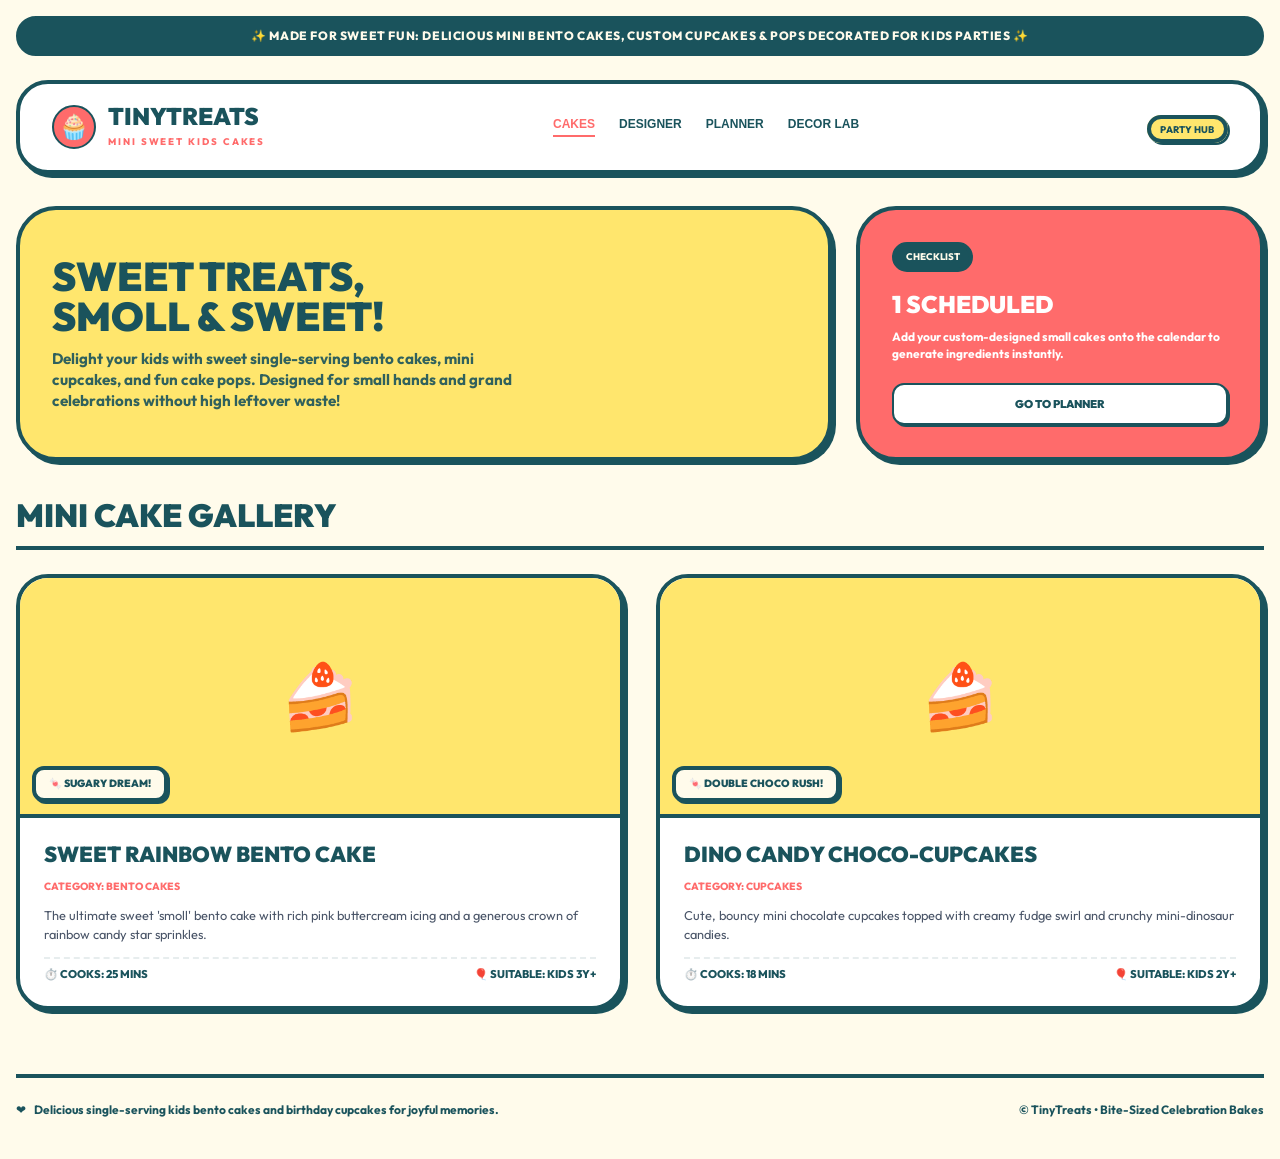
<file: classic-php-java/index.html>
<!DOCTYPE html>
<html lang="en">
<head>
    <meta charset="UTF-8">
    <meta name="viewport" content="width=device-width, initial-scale=1.0">
    <title>TinyTreats: Mini Kids' Cake Decorator & Planner</title>
    <!-- Custom Neo-Brutalist CSS Stylesheet -->
    <link rel="stylesheet" href="style.css">
</head>
<body>

    <!-- Playful Top Ribbon Announcement -->
    <div class="top-announcement">
        <span>✨ Made for sweet fun: Delicious mini bento cakes, custom cupcakes & pops decorated for kids parties ✨</span>
    </div>

    <!-- Navigation Bar -->
    <nav class="nav-container border-tt shadow-md">
        <div class="logo-block">
            <div class="logo-icon">🧁</div>
            <div>
                <h1 class="logo-text-title">TinyTreats</h1>
                <span class="logo-text-sub">Mini Sweet Kids Cakes</span>
            </div>
        </div>
        <div class="nav-tabs">
            <button onclick="switchTab('gallery')" id="tab-gallery" class="nav-tab-btn active">Cakes</button>
            <button onclick="switchTab('designer')" id="tab-designer" class="nav-tab-btn">Designer</button>
            <button onclick="switchTab('planner')" id="tab-planner" class="nav-tab-btn">Planner</button>
            <button onclick="switchTab('decor')" id="tab-decor" class="nav-tab-btn">Decor Lab</button>
        </div>
        <div>
            <span class="sidebar-badge border-tt shadow-sm" style="background-color: var(--col-yellow); color: var(--col-teal); margin-bottom: 0;">Party Hub</span>
        </div>
    </nav>

    <!-- App Hero Split Section -->
    <div class="hero-grid">
        <div class="hero-main border-tt shadow-md">
            <h2 class="hero-title">Sweet Treats,<br>Smoll & Sweet!</h2>
            <p class="hero-desc">Delight your kids with sweet single-serving bento cakes, mini cupcakes, and fun cake pops. Designed for small hands and grand celebrations without high leftover waste!</p>
        </div>
        <div class="hero-sidebar border-tt shadow-md">
            <span class="sidebar-badge border-tt">Checklist</span>
            <h3 style="font-size: 1.5rem; font-weight: 900; text-transform: uppercase; margin-bottom: 0.5rem;" id="checklist-title">0 Scheduled</h3>
            <p style="font-size: 0.75rem; font-weight: 700; margin-bottom: 1.25rem;">Add your custom-designed small cakes onto the calendar to generate ingredients instantly.</p>
            <button onclick="switchTab('planner')" class="option-btn active" style="align-self: stretch; text-align: center; font-weight: 900; background-color: white; color: var(--col-teal); font-size: 0.7rem; border-radius: 12px; box-shadow: 2px 2px 0px var(--col-teal);">
                GO TO PLANNER
            </button>
        </div>
    </div>

    <!-- Sub-views Sections -->

    <!-- SECTION 1: CAKES GALLERY -->
    <div id="section-gallery" class="view-section fade-in">
        <h2 style="font-size: 2rem; font-weight: 900; text-transform: uppercase; margin-bottom: 1.5rem; border-bottom: 4px solid var(--col-teal); padding-bottom: 0.5rem;">Mini Cake Gallery</h2>
        <div class="gallery-container" id="recipes-gallery">
            <!-- Populated via JavaScript dynamically -->
        </div>
    </div>

    <!-- SECTION 2: INTERACTIVE CAKE DESIGNER WORKBENCH -->
    <div id="section-designer" class="view-section fade-in" style="display: none;">
        <div class="designer-workbench">
            
            <!-- Dynamic Renderer Column -->
            <div class="mockup-canvas-box border-tt shadow-lg">
                <div style="display: flex; justify-content: space-between; align-items: center; width: 100%;">
                    <span class="sidebar-badge border-tt" style="background-color: var(--col-yellow); color: var(--col-teal);">LIVE MOCKUP 🍰</span>
                    <button onclick="resetDesigner()" class="option-btn shadow-sm" style="padding: 0.25rem 0.5rem; font-size: 0.6rem; font-weight: 900; background-color: var(--col-cream);">RESET</button>
                </div>

                <!-- Canvas Render -->
                <div style="position: relative; display: flex; flex-direction: column; align-items: center; justify-content: center; height: 320px; width: 100%;">
                    <!-- Platter -->
                    <div class="platter-base"></div>
                    <!-- Assembler -->
                    <div class="cake-assembler-core">
                        <!-- Topper -->
                        <div class="cake-topper-display" id="render-topper">🧸</div>
                        <!-- Frosting Cloud -->
                        <div class="frosting-shroud-cloud" id="render-frosting">
                            <!-- Shine Overlay -->
                            <div style="position: absolute; top: 8px; left: 16px; right: 16px; height: 4px; background: rgba(255,255,255,0.4); border-radius: 99px;"></div>
                        </div>
                        <!-- Sponge -->
                        <div class="sponge-body-block" id="render-sponge"></div>
                    </div>
                </div>

                <div class="border-tt shadow-sm" style="background-color: var(--col-cream); padding: 1rem; border-radius: 20px;">
                    <p style="font-size: 0.6rem; font-weight: 900; text-transform: uppercase; color: #4A5568;">Your Mini Design Formula:</p>
                    <h4 id="designed-formula-title" style="font-size: 0.9rem; font-weight: 900; text-transform: uppercase; color: var(--col-teal); margin-bottom: 0.25rem;">THE MILKY VANILLA BENTO CAKE</h4>
                    <p id="designed-formula-meta" style="font-size: 0.65rem; font-weight: 900; text-transform: uppercase; color: var(--col-coral);">★ BUBBLEGUM PINK • CANDY STARS top with Teddy Bear</p>
                </div>
            </div>

            <!-- Interative Controllers Controls Column -->
            <div class="controls-card-panel border-tt shadow-md">
                <h3 style="font-size: 1.5rem; font-weight: 900; text-transform: uppercase; margin-bottom: 1.5rem; border-bottom: 4px solid var(--col-teal); padding-bottom: 0.5rem;">Bakery Workbench</h3>
                
                <!-- Step 1: Shape -->
                <div>
                    <span class="step-label">Step 1: Choose Cake Sizing Shape</span>
                    <div class="options-flex-grid">
                        <button onclick="setShapeStyle('bento', 'Bento Cake')" class="option-btn active" id="btn-shape-bento"><span class="opt-title">Smoll Bento (4&quot;)</span></button>
                        <button onclick="setShapeStyle('cupcake', 'Cupcake')" class="option-btn" id="btn-shape-cupcake"><span class="opt-title">Cupcake</span></button>
                        <button onclick="setShapeStyle('cakepop', 'Cake Pop')" class="option-btn" id="btn-shape-cakepop"><span class="opt-title">Cake Pop</span></button>
                        <button onclick="setShapeStyle('mugcake', 'Mug Cake')" class="option-btn" id="btn-shape-mugcake"><span class="opt-title">Mug Cake</span></button>
                    </div>
                </div>

                <!-- Step 2: Flavor -->
                <div>
                    <span class="step-label">Step 2: Choose Cake Base Flavor</span>
                    <div class="options-flex-grid">
                        <button onclick="setBaseFlavor('vanilla', 'Milky Vanilla', '#FFFDF0')" class="option-btn active" id="btn-base-vanilla"><span class="opt-title">Milky Vanilla</span></button>
                        <button onclick="setBaseFlavor('chocolate', 'Chocolate Fudge', '#5c4033')" class="option-btn" id="btn-base-chocolate"><span class="opt-title">Double Choco</span></button>
                        <button onclick="setBaseFlavor('strawberry', 'Strawberry', '#FFC0CB')" class="option-btn" id="btn-base-strawberry"><span class="opt-title">Strawberry</span></button>
                        <button onclick="setBaseFlavor('funfetti', 'Funfetti White', '#FFFFFF')" class="option-btn" id="btn-base-funfetti"><span class="opt-title">Rainbow Funfetti</span></button>
                    </div>
                </div>

                <!-- Step 3: Frosting -->
                <div>
                    <span class="step-label">Step 3: Frosting Shade</span>
                    <div class="options-flex-grid">
                        <button onclick="setFrostingColor('pink', 'Bubblegum Pink', '#FF6B6B')" class="option-btn active" id="btn-frost-pink"><span class="opt-title">Pink</span></button>
                        <button onclick="setFrostingColor('blue', 'Marshmallow Blue', '#4ECDC4')" class="option-btn" id="btn-frost-blue"><span class="opt-title">Marshmallow Blue</span></button>
                        <button onclick="setFrostingColor('purple', 'Magic Violet', '#A29BFE')" class="option-btn" id="btn-frost-purple"><span class="opt-title">Magic Violet</span></button>
                        <button onclick="setFrostingColor('brown', 'Chocolate Ganache', '#3D2314')" class="option-btn" id="btn-frost-brown"><span class="opt-title">Choco Ganache</span></button>
                    </div>
                </div>

                <!-- Step 4: Toppers -->
                <div>
                    <span class="step-label">Step 4: Candy Topper Model</span>
                    <select id="topper-selector" onchange="updateTopper()" class="option-btn shadow-sm" style="width: 100%; font-weight: 800; font-size: 0.75rem; text-transform: uppercase;">
                        <option value="🧸">Gummy Teddy Bear 🧸</option>
                        <option value="🦕">Candy Dinosaur 🦕</option>
                        <option value="🍒">Sweet Glazed Cherry 🍒</option>
                        <option value="👑">Princess Crown 👑</option>
                        <option value="🕯️">Birthday Candle 🕯️</option>
                        <option value="">No Topper</option>
                    </select>
                </div>

                <!-- Dynamic Recipe Formula List -->
                <div class="border-tt shadow-sm" style="background-color: var(--col-cream); padding: 1.25rem; border-radius: 24px; margin-top: 1.5rem;">
                    <h4 style="font-size: 0.8rem; font-weight: 900; text-transform: uppercase; margin-bottom: 0.5rem; display: flex; align-items: center; gap: 0.25rem; color: var(--col-teal);">
                        📝 Dynamic DIY Baking Recipe Formula
                    </h4>
                    <p style="font-size: 0.65rem; font-weight: 700; color: #718096; margin-bottom: 0.75rem;">Formula compiled dynamically based on your designed custom smoll cake specifications.</p>
                    <ul id="diy-ingredients-formula-list" style="list-style: none; font-size: 0.7rem; font-weight: 800; line-height: 1.6; display: grid; grid-template-columns: repeat(2, 1fr); gap: 0.5rem;">
                        <!-- Auto calculated via JS -->
                    </ul>
                </div>
            </div>
        </div>
    </div>

    <!-- SECTION 3: CELEBRATION PLANNER -->
    <div id="section-planner" class="view-section fade-in" style="display: none;">
        <div class="designer-workbench">
            
            <!-- Planned list calendar items -->
            <div class="controls-card-panel border-tt shadow-md">
                <h3 style="font-size: 1.5rem; font-weight: 900; text-transform: uppercase; margin-bottom: 1.5rem; border-bottom: 4px solid var(--col-teal); padding-bottom: 0.5rem;">Party Calendar</h3>
                
                <!-- Quick add custom scheduled item form -->
                <div class="border-tt shadow-sm" style="background-color: var(--col-cream); padding: 1.25rem; border-radius: 24px; margin-bottom: 1.5rem;">
                    <form id="add-event-form" onsubmit="event.preventDefault(); addPlannerEvent();" style="display: flex; flex-direction: column; gap: 0.75rem;">
                        <span class="step-label" style="font-size: 0.7rem; color: var(--col-teal); border-bottom: 2px dashed rgba(26,83,92,0.15); padding-bottom: 0.25rem; width: 100%;">Add Scheduled Treat Form</span>
                        <div>
                            <label style="font-size: 0.6rem; font-weight: 900; text-transform: uppercase; display: block; margin-bottom: 0.25rem;">Choose Cake:</label>
                            <select id="event-recipe-id" class="option-btn" style="width: 100%; font-size: 0.7rem; font-weight: 800;">
                                <option value="rainbow-bento">Sweet Rainbow Bento Cake</option>
                                <option value="dino-cupcakes">Dino Candy Choco-Cupcakes</option>
                                <option value="donut-bundt">Glazed Mini Carnival Bundts</option>
                                <option value="cookie-tarts">Marshmallow Sparkle Cookie Tarts</option>
                            </select>
                        </div>
                        <div style="display: grid; grid-template-columns: repeat(2, 1fr); gap: 0.5rem;">
                            <div>
                                <label style="font-size: 0.6rem; font-weight: 900; text-transform: uppercase; display: block; margin-bottom: 0.25rem;">Day:</label>
                                <select id="event-day" class="option-btn" style="width: 100%; font-size: 0.7rem; font-weight: 850;">
                                    <option value="Monday">Monday</option>
                                    <option value="Tuesday">Tuesday</option>
                                    <option value="Wednesday">Wednesday</option>
                                    <option value="Thursday">Thursday</option>
                                    <option value="Friday">Friday</option>
                                    <option value="Saturday">Saturday</option>
                                    <option value="Sunday">Sunday</option>
                                </select>
                            </div>
                            <div>
                                <label style="font-size: 0.6rem; font-weight: 900; text-transform: uppercase; display: block; margin-bottom: 0.25rem;">Party Slices / Portions:</label>
                                <input type="number" id="event-portions" value="4" min="1" class="option-btn" style="width: 100%; font-size: 0.7rem; font-weight: 850;">
                            </div>
                        </div>
                        <button type="submit" class="option-btn active" style="text-align: center; font-weight: 900; font-size: 0.75rem; border-radius: 12px; margin-top: 0.5rem; text-transform: uppercase;">
                            ➕ Add To Schedule
                        </button>
                    </form>
                </div>

                <!-- Scheduled activities list container -->
                <div id="planner-activities-list" style="display: flex; flex-direction: column; gap: 0.75rem;">
                    <!-- Filled by JavaScript -->
                </div>
            </div>

            <!-- Auto Grocery Scaler Output Column -->
            <div class="mockup-canvas-box border-tt shadow-lg" style="min-height: auto;">
                <span class="sidebar-badge border-tt" style="background-color: var(--col-mint); color: white;">GROCERY CHECKLIST 🛒</span>
                <p style="font-size: 0.7rem; font-weight: 700; color: #4A5568; margin-bottom: 1rem;">The list auto-compiles and scales wholesale baking ingredients perfectly aligned with portions on your party schedule.</p>
                <div class="border-tt shadow-inner-inset" style="background-color: var(--col-cream); padding: 1.25rem; border-radius: 24px; min-height: 200px;">
                    <ul id="grocery-scaled-list" style="list-style: none; font-size: 0.75rem; font-weight: 800; line-height: 1.7;">
                        <!-- Filled by JavaScript -->
                    </ul>
                </div>
                <button onclick="window.print()" class="option-btn active" style="text-align: center; font-weight: 950; font-size: 0.75rem; margin-top: 1rem; border-radius: 12px; text-transform: uppercase; background-color: var(--col-teal); color: white;">
                    🖨️ Print Grocery List
                </button>
            </div>

        </div>
    </div>

    <!-- SECTION 4: DECOR LAB Q&A AND TIPS -->
    <div id="section-decor" class="view-section fade-in" style="display: none;">
        <div class="designer-workbench">
            <div class="controls-card-panel border-tt shadow-md">
                <h3 style="font-size: 1.5rem; font-weight: 900; text-transform: uppercase; margin-bottom: 1.5rem; border-bottom: 4px solid var(--col-teal); padding-bottom: 0.5rem;">Decorating Lab Techniques</h3>
                <div style="display: flex; flex-direction: column; gap: 1.25rem;">
                    <div class="border-tt" style="padding: 1.25rem; border-radius: 24px; background-color: var(--col-cream);">
                        <h4 style="font-size: 1rem; font-weight: 900; text-transform: uppercase; margin-bottom: 0.5rem; color: var(--col-coral);">🎨 Buttercream Color Science</h4>
                        <p style="font-size: 0.75rem; font-weight: 700; line-height: 1.5;">Whipped sweet buttercream gains its structure by aerating butter before adding fine powder icing sugar. Always use gel food coloring instead of aqueous liquid versions to preserve thick, pipeable, peak forming dimensions.</p>
                    </div>
                    <div class="border-tt" style="padding: 1.25rem; border-radius: 24px; background-color: var(--col-cream);">
                        <h4 style="font-size: 1rem; font-weight: 900; text-transform: uppercase; margin-bottom: 0.5rem; color: var(--col-mint);">🧁 Piping Star Mastery</h4>
                        <p style="font-size: 0.75rem; font-weight: 700; line-height: 1.5;">Tiny cakes require small details. Grab a size star nozzle tip to pipe elegant border outlines around bento boxes. Release squeezing pressure nicely before pulling back to avoid saggy border curls.</p>
                    </div>
                </div>
            </div>

            <div class="mockup-canvas-box border-tt shadow-lg" style="min-height: auto;">
                <span class="sidebar-badge border-tt" style="background-color: var(--col-purple); color: white;">MELTED ICING TRAP ⚡</span>
                <p style="font-size: 0.75rem; font-weight: 700; line-height: 1.6; color: var(--col-teal);">Always bake your small kids cupcakes or bento bases and let them rest on wire rods for at least 1 hour.</p>
                <p style="font-size: 0.75rem; font-weight: 700; line-height: 1.6; color: var(--col-teal); margin-top: 0.5rem;">Decorating a slightly warm sponge cake acts as an instant heater, transferring energy that melts fats and sugars inside your cute buttercream icing and turns your lovely smiley piping faces into soup!</p>
            </div>
        </div>
    </div>


    <!-- UI Footer credits block -->
    <footer class="footer-notes">
        <div style="display: flex; align-items: center; gap: 0.5rem;">
            <span>❤️</span>
            <span>Delicious single-serving kids bento cakes and birthday cupcakes for joyful memories.</span>
        </div>
        <div>
            <span>© TinyTreats • Bite-Sized Celebration Bakes</span>
        </div>
    </footer>

    <!-- JavaScript Handling Code Switcher and State Persistence fallback -->
    <script>
        // Set to true to retrieve and store variables via api.php endpoint rather than Client LocalStorage standard fallback!
        const USE_REMOTE_MYSQL_API = false; 
        const API_URL = "api.php";

        // Native client memory mock storage
        let sampleRecipes = [
            {
                id: "rainbow-bento",
                name: "Sweet Rainbow Bento Cake",
                tagline: "4-inch mini sweet bento birthday cake with pink buttercream",
                description: "The ultimate sweet 'smoll' bento cake with rich pink buttercream icing and a generous crown of rainbow candy star sprinkles.",
                category: "Bento Cakes",
                sweetness_rating: "Sugary Dream!",
                prep_time: 20,
                cook_time: 25,
                servings: 4,
                suitable_age: "Kids 3y+",
                difficulty: "Friendly Baker",
                ingredients: [
                    { name: "All-Purpose Cake Flour", amount: 120, unit: "g" },
                    { name: "Caster Sugar", amount: 100, unit: "g" },
                    { name: "Unsalted Butter", amount: 80, unit: "g" },
                    { name: "Rainbow Star Sprinkles", amount: 30, unit: "g" }
                ]
            },
            {
                id: "dino-cupcakes",
                name: "Dino Candy Choco-Cupcakes",
                tagline: "Fluffy chocolate cupcakes with rich cocoa fudge swirl and dinosaurs",
                description: "Cute, bouncy mini chocolate cupcakes topped with creamy fudge swirl and crunchy mini-dinosaur candies.",
                category: "Cupcakes",
                sweetness_rating: "Double Choco Rush!",
                prep_time: 15,
                cook_time: 18,
                servings: 12,
                suitable_age: "Kids 2y+",
                difficulty: "Easy Peasy",
                ingredients: [
                    { name: "Plain Cake Flour", amount: 150, unit: "g" },
                    { name: "Granulated Sugar", amount: 120, unit: "g" },
                    { name: "Cocoa Powder", amount: 30, unit: "g" },
                    { name: "Candy Dinosaur Toppers", amount: 12, unit: "pcs" }
                ]
            }
        ];

        let plannedEvents = [
            { id: 1, day: "Saturday", recipe_id: "rainbow-bento", recipe_name: "Rainbow Bento Cake", meal_type: "Afternoon Birthday", kids_count: 4 }
        ];

        // 1. Tab Switcing Mechanism
        function switchTab(tabId) {
            document.querySelectorAll('.view-section').forEach(sec => sec.style.display = 'none');
            document.querySelectorAll('.nav-tab-btn').forEach(btn => btn.classList.remove('active'));
            
            document.getElementById('section-' + tabId).style.display = 'block';
            document.getElementById('tab-' + tabId).classList.add('active');
        }

        // 2. Interactive Designing Formula State Variables
        let currentShape = "bento";
        let currentShapeName = "Bento Cake";
        let currentBase = "vanilla";
        let currentBaseName = "Milky Vanilla";
        let currentBaseColor = "#FFFDF0";
        let currentFrostName = "Bubblegum Pink";
        let currentFrostColor = "#FF6B6B";
        let currentTopperVal = "🧸";

        function setShapeStyle(id, name) {
            currentShape = id;
            currentShapeName = name;
            document.querySelectorAll('[id^="btn-shape-"]').forEach(b => b.classList.remove('active'));
            document.getElementById('btn-shape-' + id).classList.add('active');
            
            // Adjust visual rendering heights
            const renderSponge = document.getElementById('render-sponge');
            if (id === 'cupcake') {
                renderSponge.style.width = "6rem";
                renderSponge.style.height = "4rem";
                renderSponge.style.borderRadius = "0px 0px 16px 16px";
            } else if (id === 'cakepop') {
                renderSponge.style.width = "4rem";
                renderSponge.style.height = "4rem";
                renderSponge.style.borderRadius = "50%";
            } else {
                renderSponge.style.width = "11rem";
                renderSponge.style.height = "2.75rem";
                renderSponge.style.borderRadius = "0px 0px 20px 20px";
            }
            updateDesignerOutputs();
        }

        function setBaseFlavor(id, name, color) {
            currentBase = id;
            currentBaseName = name;
            currentBaseColor = color;
            document.querySelectorAll('[id^="btn-base-"]').forEach(b => b.classList.remove('active'));
            document.getElementById('btn-base-' + id).classList.add('active');
            
            document.getElementById('render-sponge').style.backgroundColor = color;
            updateDesignerOutputs();
        }

        function setFrostingColor(id, name, color) {
            currentFrostName = name;
            currentFrostColor = color;
            document.querySelectorAll('[id^="btn-frost-"]').forEach(b => b.classList.remove('active'));
            document.getElementById('btn-frost-' + id).classList.add('active');
            
            document.getElementById('render-frosting').style.backgroundColor = color;
            updateDesignerOutputs();
        }

        function updateTopper() {
            currentTopperVal = document.getElementById('topper-selector').value;
            document.getElementById('render-topper').innerText = currentTopperVal;
            updateDesignerOutputs();
        }

        function updateDesignerOutputs() {
            document.getElementById('designed-formula-title').innerText = `THE ${currentBaseName} ${currentShapeName}`;
            document.getElementById('designed-formula-meta').innerText = `★ ${currentFrostName} frosting topped with ${currentTopperVal || 'no crown'}`;

            // Scale DIY recipe ingredient list automatically
            const list = document.getElementById('diy-ingredients-formula-list');
            list.innerHTML = `
                <li>🍰 Icing Sugar: 120g</li>
                <li>🥛 Butter Slices: 80g</li>
                <li>🌾 Cake Flour: 150g</li>
                <li>🥚 Chicken Egg: 1 qty</li>
                <li>🍭 ${currentFrostName} Gel: 2 drops</li>
                <li>🍫 ${currentBaseName} crumbs: 50g</li>
            `;
        }

        function resetDesigner() {
            setShapeStyle('bento', 'Bento Cake');
            setBaseFlavor('vanilla', 'Milky Vanilla', '#FFFDF0');
            setFrostingColor('pink', 'Bubblegum Pink', '#FF6B6B');
            document.getElementById('topper-selector').value = "🧸";
            updateTopper();
        }

        // 3. Render recipes into the Gallery deck
        function renderRecipesDeck() {
            const container = document.getElementById('recipes-gallery');
            container.innerHTML = "";
            sampleRecipes.forEach(rec => {
                container.innerHTML += `
                    <div class="recipe-card border-tt shadow-md">
                        <div class="card-img-wrapper">
                            <div style="background-color: var(--col-yellow); width: 100%; height: 100%; display: flex; align-items: center; justify-content: center; font-size: 4rem;">🍰</div>
                            <span class="sweetness-badge border-tt shadow-sm">🍬 ${rec.sweetness_rating}</span>
                        </div>
                        <div class="card-body">
                            <h3 class="recipe-title">${rec.name}</h3>
                            <p style="font-size: 0.65rem; color: var(--col-coral); font-weight: 800; text-transform: uppercase;">Category: ${rec.category}</p>
                            <p class="recipe-desc">${rec.description}</p>
                            <div class="recipe-meta-row">
                                <span>⏱️ Cooks: ${rec.cook_time} mins</span>
                                <span>🎈 Suitable: ${rec.suitable_age}</span>
                            </div>
                        </div>
                    </div>
                `;
            });
        }

        // 4. Celebration Planner Add/Delete methods
        function renderPlannerList() {
            const listContainer = document.getElementById('planner-activities-list');
            const groceryContainer = document.getElementById('grocery-scaled-list');
            
            listContainer.innerHTML = "";
            groceryContainer.innerHTML = "";
            
            document.getElementById('checklist-title').innerText = `${plannedEvents.length} Scheduled`;

            if (plannedEvents.length === 0) {
                listContainer.innerHTML = `<p style="font-size: 0.75rem; font-style: italic; font-weight: 700; color: #718096;">No events scheduled yet. Add yours above!</p>`;
                groceryContainer.innerHTML = `<li>Select custom bento cakes or cups on the left to tally ingredients here.</li>`;
                return;
            }

            // Tally grocery quantities
            let totalFlour = 0;
            let totalSugar = 0;
            let totalButter = 0;

            plannedEvents.forEach(evt => {
                listContainer.innerHTML += `
                    <div class="border-tt shadow-sm" style="background-color: white; padding: 1rem; border-radius: 20px; display: flex; justify-content: space-between; align-items: center;">
                        <div>
                            <span class="sidebar-badge" style="background-color: var(--col-yellow); color: var(--col-teal); font-size: 0.6rem; margin-bottom: 0.25rem; display: inline-block;">${evt.day} Party</span>
                            <h4 style="font-size: 0.85rem; font-weight: 900; text-transform: uppercase; color: var(--col-teal);">${evt.recipe_name}</h4>
                            <p style="font-size: 0.65rem; font-weight: 700; color: #718096;">Leo Portions: ${evt.kids_count} children bakes</p>
                        </div>
                        <button onclick="deleteEvent(${evt.id})" class="option-btn" style="background-color: var(--col-coral); color: white; border-color: var(--col-teal); font-size: 0.7rem; font-weight: 900; padding: 0.3rem 0.6rem; border-radius: 8px;">Delete</button>
                    </div>
                `;

                // Sum up baking grocery units proportional to the number of slices
                totalFlour += 30 * evt.kids_count;
                totalSugar += 25 * evt.kids_count;
                totalButter += 20 * evt.kids_count;
            });

            // Write to Grocery checklist
            groceryContainer.innerHTML = `
                <li>📦 Fine Bakers Sponge Flour: <span style="color: var(--col-coral); font-family: var(--font-mono);">${totalFlour}g</span></li>
                <li>🍬 Refined Caster Sweet Sugar: <span style="color: var(--col-coral); font-family: var(--font-mono);">${totalSugar}g</span></li>
                <li>🥛 Butter Cooking Margarine: <span style="color: var(--col-coral); font-family: var(--font-mono);">${totalButter}g</span></li>
                <li>🌸 Sprinkles & Rainbow Stars Sparkles: <span style="color: var(--col-coral); font-family: var(--font-mono);">30g</span></li>
            `;
        }

        function addPlannerEvent() {
            const recipeId = document.getElementById('event-recipe-id').value;
            const recipeSel = document.querySelector(`#event-recipe-id option[value="${recipeId}"]`);
            const day = document.getElementById('event-day').value;
            const portions = parseInt(document.getElementById('event-portions').value) || 1;

            const newEvent = {
                id: Date.now(),
                day: day,
                recipe_id: recipeId,
                recipe_name: recipeSel.text,
                kids_count: portions
            };

            plannedEvents.push(newEvent);
            renderPlannerList();
        }

        function deleteEvent(id) {
            plannedEvents = plannedEvents.filter(evt => evt.id !== id);
            renderPlannerList();
        }

        // Bootstrap on page load
        window.addEventListener('DOMContentLoaded', () => {
            renderRecipesDeck();
            updateDesignerOutputs();
            renderPlannerList();
        });
    </script>
</body>
</html>
</file>
<file: classic-php-java/style.css>
/* ==========================================================================
   TinyTreats: Elegant Neo-Brutalist Stylesheet for Kids Cakes
   ========================================================================== */

/* Fonts Import */
@import url('https://fonts.googleapis.com/css2?family=Outfit:wght@400;550;600;700;800;900&family=JetBrains+Mono:wght@400;500;600&display=swap');

/* Dynamic Color Palettes */
:root {
    --col-cream: #FFFBEB;
    --col-teal: #1A535C;
    --col-coral: #FF6B6B;
    --col-mint: #4ECDC4;
    --col-yellow: #FFE66D;
    --col-purple: #A29BFE;
    --col-bg-card: #FFFFFF;
    
    --font-primary: "Outfit", ui-sans-serif, system-ui, sans-serif;
    --font-mono: "JetBrains Mono", ui-monospace, monospace;
}

/* Base resets & smooth rendering style properties */
* {
    margin: 0;
    padding: 0;
    box-sizing: border-box;
}

body {
    background-color: var(--col-cream);
    color: var(--col-teal);
    font-family: var(--font-primary);
    -webkit-font-smoothing: antialiased;
    padding: 1rem;
    line-height: 1.4;
    min-height: 100vh;
}

/* Custom Neo-Brutalist Border Styling & Shadows keys */
.border-tt {
    border: 4px solid var(--col-teal);
}

.shadow-sm {
    box-shadow: 2px 2px 0px var(--col-teal);
}

.shadow-md {
    box-shadow: 4px 4px 0px var(--col-teal);
}

.shadow-lg {
    box-shadow: 8px 8px 0px var(--col-teal);
}

.shadow-inner-inset {
    box-shadow: inset 0px 4px 12px rgba(0, 0, 0, 0.08);
}

/* Keyframe Animations */
@keyframes pulseGlow {
    0%, 100% { opacity: 1; transform: scale(1); }
    50% { opacity: 0.8; transform: scale(1.05); }
}

@keyframes animateBounce {
    0%, 100% { transform: translateY(0); }
    50% { transform: translateY(-6px); }
}

@keyframes fadeInSlide {
    from { opacity: 0; transform: translateY(12px); }
    to { opacity: 1; transform: translateY(0); }
}

.animate-pulse-slow {
    animation: pulseGlow 2.5s infinite ease-in-out;
}

.animate-bounce-slow {
    animation: animateBounce 3s infinite ease-in-out;
}

.fade-in {
    animation: fadeInSlide 0.4s ease-out forwards;
}

/* Header & Accent Bands */
.top-announcement {
    background-color: var(--col-teal);
    color: var(--col-cream);
    border-radius: 9999px;
    border: 2px solid var(--col-teal);
    padding: 0.6rem 1.5rem;
    font-size: 0.75rem;
    font-weight: 800;
    text-align: center;
    text-transform: uppercase;
    letter-spacing: 0.05em;
    display: flex;
    align-items: center;
    justify-content: center;
    gap: 0.5rem;
    margin-bottom: 1.5rem;
}

/* Navigation Oval */
.nav-container {
    background-color: var(--col-bg-card);
    border-radius: 32px;
    padding: 1.25rem 2rem;
    display: flex;
    flex-wrap: wrap;
    justify-content: space-between;
    align-items: center;
    gap: 1rem;
    margin-bottom: 2rem;
}

.logo-block {
    display: flex;
    align-items: center;
    gap: 0.75rem;
}

.logo-icon {
    width: 2.75rem;
    height: 2.75rem;
    background-color: var(--col-coral);
    border-radius: 50%;
    border: 2px solid var(--col-teal);
    display: flex;
    align-items: center;
    justify-content: center;
    font-size: 1.5rem;
    color: white;
}

.logo-text-title {
    font-size: 1.5rem;
    font-weight: 900;
    text-transform: uppercase;
    line-height: 1;
}

.logo-text-sub {
    font-size: 0.6rem;
    font-weight: 800;
    text-transform: uppercase;
    letter-spacing: 0.2em;
    color: var(--col-coral);
}

.nav-tabs {
    display: flex;
    gap: 1.5rem;
}

.nav-tab-btn {
    background: none;
    border: none;
    font-size: 0.75rem;
    font-weight: 900;
    text-transform: uppercase;
    cursor: pointer;
    color: var(--col-teal);
    border-bottom: 2px solid transparent;
    padding-bottom: 0.25rem;
    transition: all 0.2s ease;
}

.nav-tab-btn.active, .nav-tab-btn:hover {
    color: var(--col-coral);
    border-bottom-color: var(--col-coral);
}

/* Hero Split layout grid */
.hero-grid {
    display: grid;
    grid-template-columns: 1fr;
    gap: 1.5rem;
    margin-bottom: 2rem;
}

@media (min-width: 768px) {
    .hero-grid {
        grid-template-columns: 2fr 1fr;
    }
}

.hero-main {
    background-color: var(--col-yellow);
    border-radius: 40px;
    padding: 2rem;
    display: flex;
    flex-direction: column;
    justify-content: center;
}

.hero-title {
    font-size: 2.5rem;
    font-weight: 950;
    text-transform: uppercase;
    line-height: 1;
    margin-bottom: 0.75rem;
}

.hero-desc {
    font-weight: 700;
    font-size: 0.95rem;
    opacity: 0.9;
    max-width: 480px;
}

.hero-sidebar {
    background-color: var(--col-coral);
    color: white;
    border-radius: 40px;
    padding: 2rem;
    display: flex;
    flex-direction: column;
    justify-content: center;
    position: relative;
    overflow: hidden;
}

.sidebar-badge {
    align-self: flex-start;
    padding: 0.25rem 0.6rem;
    background-color: var(--col-teal);
    color: var(--col-cream);
    font-size: 0.6rem;
    font-weight: 800;
    text-transform: uppercase;
    border-radius: 9999px;
    margin-bottom: 1rem;
}

/* Dynamic visual tabs indicator layout switcher */
.tabs-panel-grid {
    display: grid;
    grid-template-columns: repeat(2, 1fr);
    gap: 1rem;
    margin-bottom: 2.5rem;
}

@media (min-width: 768px) {
    .tabs-panel-grid {
        grid-template-columns: repeat(4, 1fr);
    }
}

.tab-select-card {
    background-color: white;
    border-radius: 24px;
    padding: 1rem;
    cursor: pointer;
    text-align: left;
    transition: all 0.25s cubic-bezier(0.175, 0.885, 0.32, 1.275);
}

.tab-select-card:hover, .tab-select-card.active {
    transform: translateY(-4px);
}

.tab-select-card.active {
    background-color: var(--col-teal) !important;
    color: white !important;
}

.tab-select-card .icon-label {
    width: 2.5rem;
    height: 2.5rem;
    border-radius: 50%;
    display: flex;
    align-items: center;
    justify-content: center;
    font-size: 1.25rem;
    margin-bottom: 0.75rem;
    border: 2px solid var(--col-teal);
}

/* Gallery styles recipes cards wrapper */
.gallery-container {
    display: grid;
    grid-template-columns: 1fr;
    gap: 2rem;
}

@media (min-width: 768px) {
    .gallery-container {
        grid-template-columns: repeat(2, 1fr);
    }
}

.recipe-card {
    background-color: white;
    border-radius: 32px;
    overflow: hidden;
    display: flex;
    flex-direction: column;
}

.card-img-wrapper {
    position: relative;
    height: 240px;
    background-color: var(--col-cream);
    border-bottom: 4px solid var(--col-teal);
}

.card-img {
    width: 100%;
    height: 100%;
    object-fit: cover;
}

.sweetness-badge {
    position: absolute;
    bottom: 12px;
    left: 12px;
    background-color: var(--col-cream);
    padding: 0.4rem 0.8rem;
    border-radius: 12px;
    font-size: 0.65rem;
    font-weight: 900;
    text-transform: uppercase;
}

.card-body {
    padding: 1.5rem;
    display: flex;
    flex-direction: column;
    gap: 0.75rem;
    flex: 1;
}

.recipe-title {
    font-size: 1.35rem;
    font-weight: 900;
    text-transform: uppercase;
    line-height: 1.2;
}

.recipe-desc {
    font-size: 0.8rem;
    color: #4A5568;
    line-height: 1.5;
}

.recipe-meta-row {
    display: flex;
    justify-content: space-between;
    font-size: 0.7rem;
    font-weight: 800;
    text-transform: uppercase;
    color: var(--col-teal);
    padding-top: 0.5rem;
    border-top: 2px dashed rgba(26, 83, 92, 0.1);
}

/* Interactive Workbench Designer Layer Cake visual draw engine */
.designer-workbench {
    display: grid;
    grid-template-columns: 1fr;
    gap: 2rem;
}

@media (min-width: 1024px) {
    .designer-workbench {
        grid-template-columns: 5fr 7fr;
    }
}

.mockup-canvas-box {
    background-color: white;
    border-radius: 40px;
    padding: 2rem;
    min-height: 480px;
    position: relative;
    display: flex;
    flex-direction: column;
    justify-content: space-between;
}

.platter-base {
    width: 14rem;
    height: 0.85rem;
    background-color: #E2E8F0;
    border: 4px solid var(--col-teal);
    border-radius: 9999px;
    margin-top: 9rem;
    position: relative;
    z-index: 2;
}

/* Cake Visual Construction stack layers */
.cake-assembler-core {
    position: absolute;
    bottom: 2.25rem;
    left: 50%;
    transform: translateX(-50%);
    display: flex;
    flex-direction: column;
    align-items: center;
    justify-content: flex-end;
}

.cake-topper-display {
    font-size: 2.5rem;
    margin-bottom: -0.5rem;
    z-index: 10;
    animation: animateBounce 3s infinite ease-in-out;
}

.frosting-shroud-cloud {
    width: 10rem;
    height: 6rem;
    border-radius: 50px 50px 15px 15px;
    border: 4px solid var(--col-teal);
    position: relative;
    z-index: 5;
    background-color: var(--col-coral);
    transition: background-color 0.3s ease;
}

.sponge-body-block {
    width: 11rem;
    height: 2.75rem;
    background-color: #FFFDF0;
    border-bottom-left-radius: 20px;
    border-bottom-right-radius: 20px;
    border-top-left-radius: 4px;
    border-top-right-radius: 4px;
    border: 4px solid var(--col-teal);
    margin-top: -0.25rem;
    position: relative;
    z-index: 4;
    transition: background-color 0.3s ease;
}

/* Designer Form Controls list board */
.controls-card-panel {
    background-color: white;
    border-radius: 40px;
    padding: 2rem;
}

.step-label {
    font-size: 0.65rem;
    font-weight: 900;
    text-transform: uppercase;
    color: var(--col-coral);
    letter-spacing: 0.05em;
    display: flex;
    align-items: center;
    gap: 0.25rem;
    margin-bottom: 0.5rem;
}

.options-flex-grid {
    display: grid;
    grid-template-columns: repeat(2, 1fr);
    gap: 0.75rem;
    margin-bottom: 1.5rem;
}

.option-btn {
    padding: 0.75rem 1rem;
    font-family: inherit;
    background-color: white;
    border: 2px solid var(--col-teal);
    border-radius: 16px;
    cursor: pointer;
    text-align: left;
    transition: all 0.2s ease;
}

.option-btn.active, .option-btn:hover {
    background-color: var(--col-teal);
    color: white;
}

.option-btn .opt-title {
    font-size: 0.75rem;
    font-weight: 900;
    text-transform: uppercase;
}

/* Footer credits styling notes with brand indicators */
.footer-notes {
    border-top: 4px solid var(--col-teal);
    margin-top: 4rem;
    padding: 1.5rem 0;
    display: flex;
    flex-wrap: wrap;
    justify-content: space-between;
    align-items: center;
    font-size: 0.75rem;
    font-weight: 700;
}
</file>
